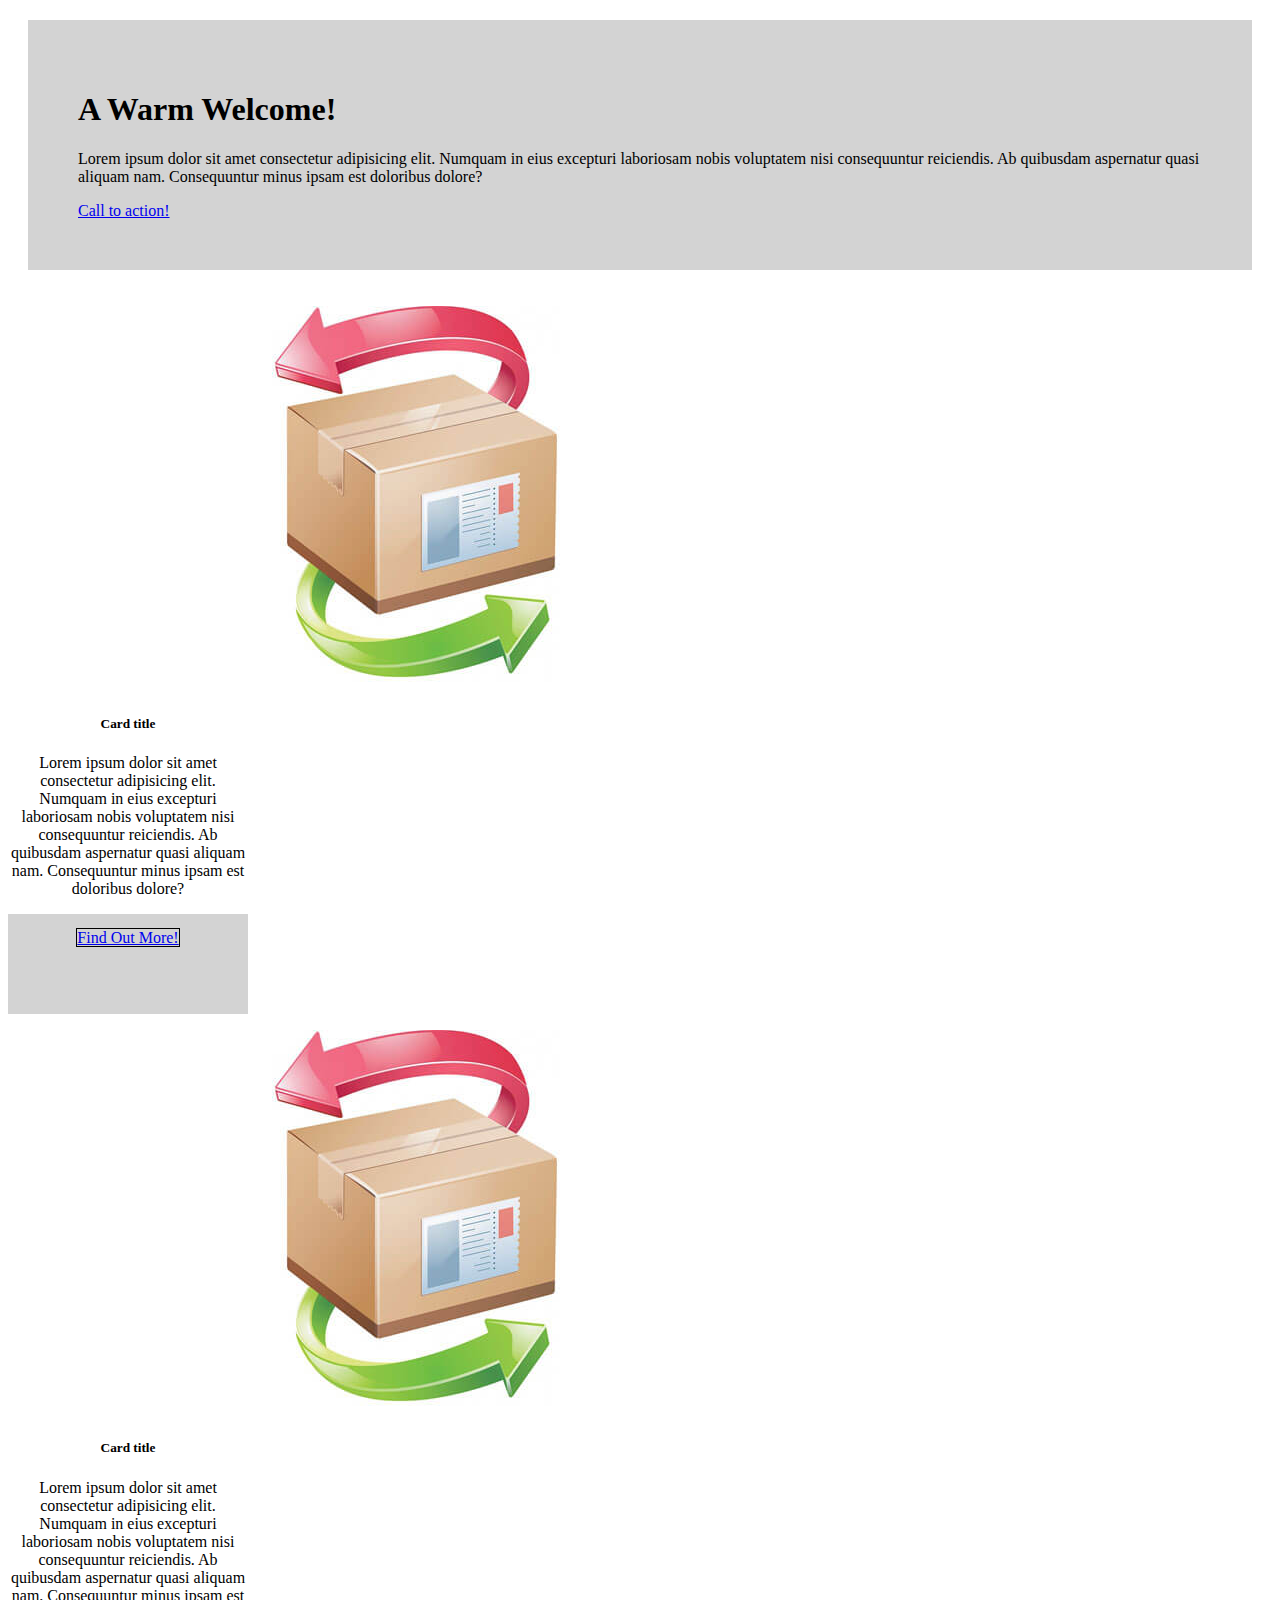
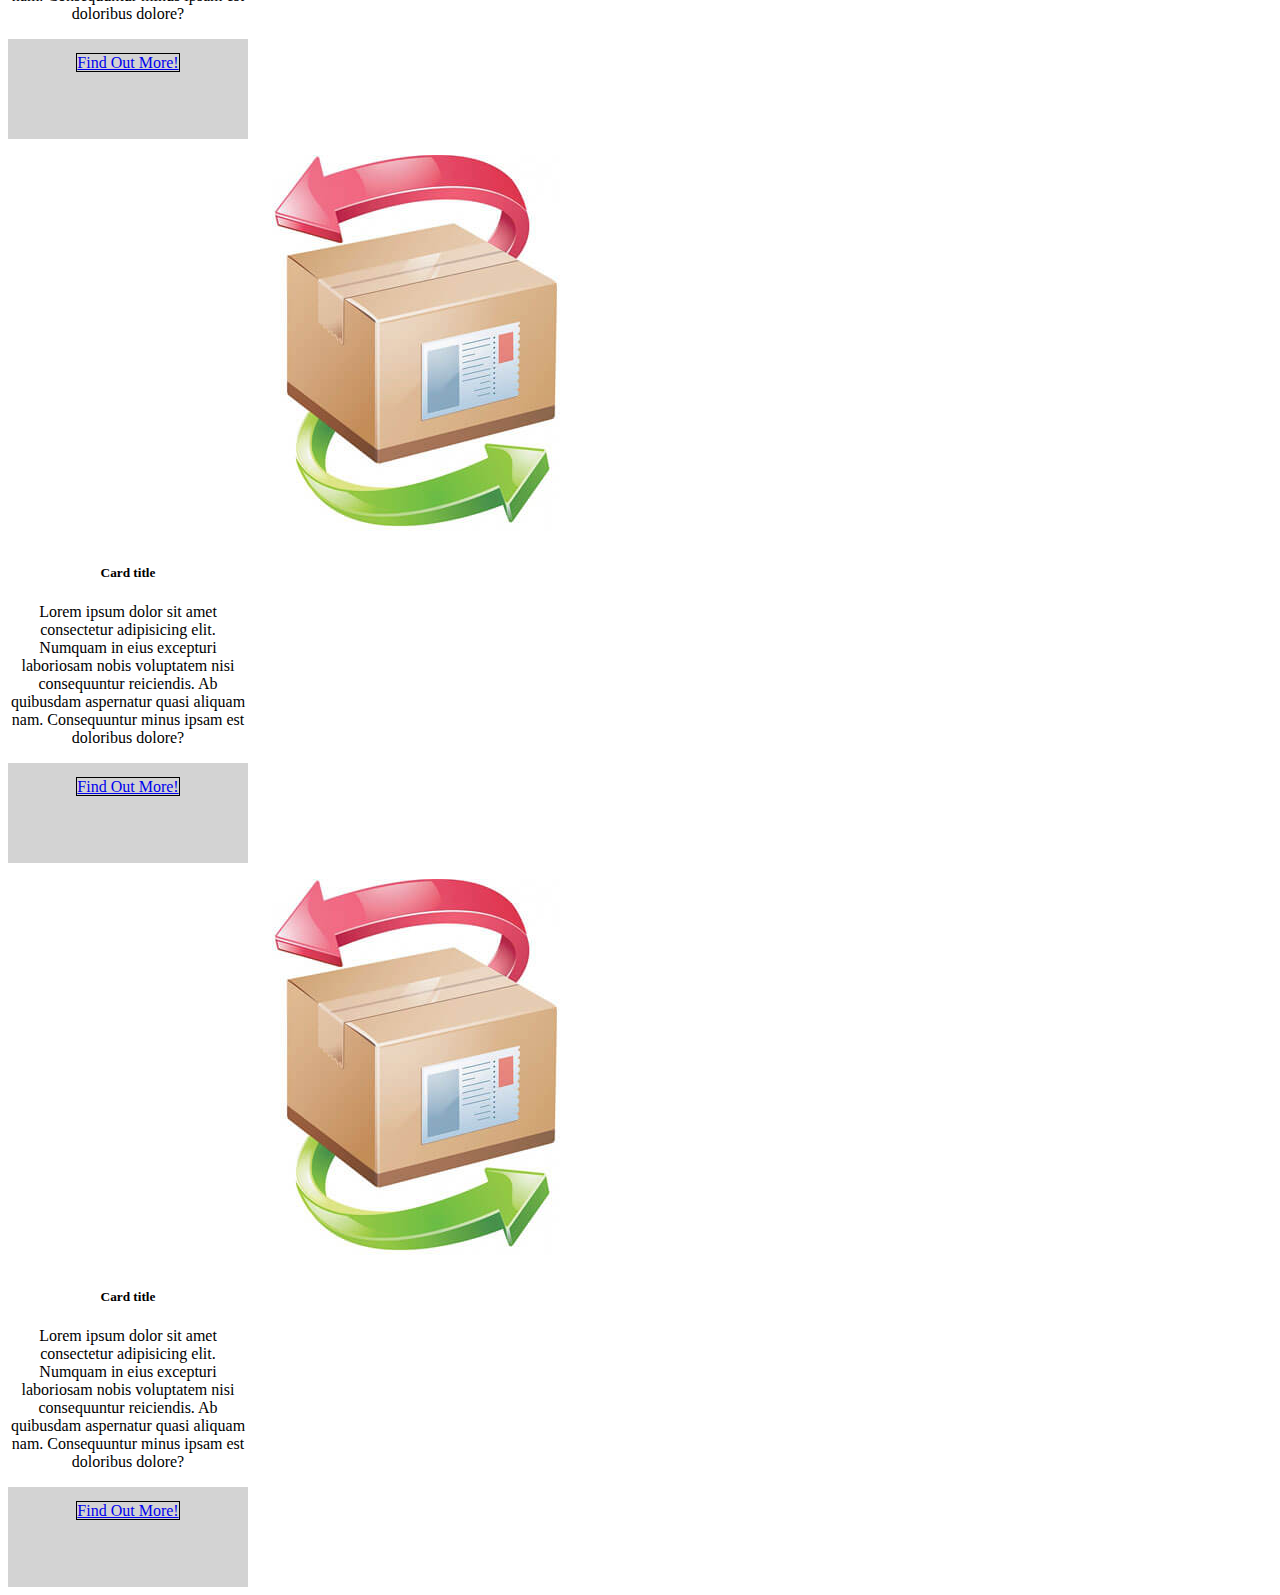
<file: Example/index.html>
<!DOCTYPE html>
<html lang="en">
<head>
    <meta charset="UTF-8">
    <meta http-equiv="X-UA-Compatible" content="IE=edge">
    <meta name="viewport" content="width=device-width, initial-scale=1, shrink-to-fit=no">
    <title>Document</title>
    <link rel="stylesheet" href="style.css">
    <link rel="stylesheet" href="https://cdn.jsdelivr.net/npm/bootstrap@4.5.3/dist/css/bootstrap.min.css" integrity="sha384-TX8t27EcRE3e/ihU7zmQxVncDAy5uIKz4rEkgIXeMed4M0jlfIDPvg6uqKI2xXr2" crossorigin="anonymous">
    <link rel="stylesheet" href="https://use.fontawesome.com/releases/v5.8.2/css/all.css">
    
</head>
<body>
    <div class="container">
        <div class="row header">
            <div class="col">
                <h1 class="heading">A warm welcome!</h1>
                <p>Lorem ipsum dolor sit amet consectetur adipisicing elit. Numquam in eius excepturi laboriosam nobis voluptatem nisi consequuntur reiciendis. Ab quibusdam aspernatur quasi aliquam nam. Consequuntur minus ipsam est doloribus dolore?</p>
                <a href="#" class="btn btn-primary">Call to action!</a>
            </div>
        </div>
        <div class="container">
            <div class="row">
                <div class="col-sm-3">
                    <div class="card" style="width: 15rem;"> 
                        <img class="card-img-top" src="img/card.jpg" alt="Card image cap"> 
                        <div class="card-body" style="padding: 0px;"> 
                            <h5 class="card-title">Card title</h5> 
                            <p class="card-text">Lorem ipsum dolor sit amet consectetur adipisicing elit. Numquam in eius excepturi laboriosam nobis voluptatem nisi consequuntur reiciendis. Ab quibusdam aspernatur quasi aliquam nam. Consequuntur minus ipsam est doloribus dolore?</p> 
                            <div class="btn-primary_grey" style="height: 70px; ">
                                <a href="#" class="btn btn-primary" style="border: 1px black solid;">Find out more!</a>
                            </div>
                        </div>
                    </div>
                </div>
                <div class="col-sm-3">
                    <div class="card" style="width: 15rem;"> 
                        <img class="card-img-top" src="img/card.jpg" alt="Card image"> 
                        <div class="card-body" style="padding: 0px;"> 
                            <h5 class="card-title">Card title</h5> 
                            <p class="card-text">Lorem ipsum dolor sit amet consectetur adipisicing elit. Numquam in eius excepturi laboriosam nobis voluptatem nisi consequuntur reiciendis. Ab quibusdam aspernatur quasi aliquam nam. Consequuntur minus ipsam est doloribus dolore?</p> 
                            <div class="btn-primary_grey" style="height: 70px; ">
                                <a href="#" class="btn btn-primary" style="border: 1px black solid;">Find out more!</a>
                            </div>
                        </div>
                    </div>
                </div>
                <div class="col-sm-3">
                    <div class="card" style="width: 15rem;"> 
                        <img class="card-img-top" src="img/card.jpg" alt="Card image"> 
                        <div class="card-body" style="padding: 0px;"> 
                            <h5 class="card-title">Card title</h5> 
                            <p class="card-text">Lorem ipsum dolor sit amet consectetur adipisicing elit. Numquam in eius excepturi laboriosam nobis voluptatem nisi consequuntur reiciendis. Ab quibusdam aspernatur quasi aliquam nam. Consequuntur minus ipsam est doloribus dolore?</p> 
                            <div class="btn-primary_grey" style="height: 70px; ">
                                <a href="#" class="btn btn-primary" style="border: 1px black solid;">Find out more!</a>
                            </div>
                        </div>
                    </div>
                </div>
                <div class="col-sm-3">
                    <div class="card" style="width: 15rem;"> 
                        <img class="card-img-top" src="img/card.jpg" alt="Card image"> 
                        <div class="card-body" style="padding: 0px;"> 
                            <h5 class="card-title">Card title</h5> 
                            <p class="card-text">Lorem ipsum dolor sit amet consectetur adipisicing elit. Numquam in eius excepturi laboriosam nobis voluptatem nisi consequuntur reiciendis. Ab quibusdam aspernatur quasi aliquam nam. Consequuntur minus ipsam est doloribus dolore?</p> 
                            <div class="btn-primary_grey" style="height: 70px; ">
                                <a href="#" class="btn btn-primary" style="border: 1px black solid;">Find out more!</a>
                            </div>
                        </div>
                    </div>
                </div>
            </div>
        </div>
    </div>
    <script src="https://code.jquery.com/jquery-3.5.1.slim.min.js" integrity="sha384-DfXdz2htPH0lsSSs5nCTpuj/zy4C+OGpamoFVy38MVBnE+IbbVYUew+OrCXaRkfj" crossorigin="anonymous"></script>
    <script src="https://cdn.jsdelivr.net/npm/bootstrap@4.5.3/dist/js/bootstrap.bundle.min.js" integrity="sha384-ho+j7jyWK8fNQe+A12Hb8AhRq26LrZ/JpcUGGOn+Y7RsweNrtN/tE3MoK7ZeZDyx" crossorigin="anonymous"></script>
</body>
</html>
</file>
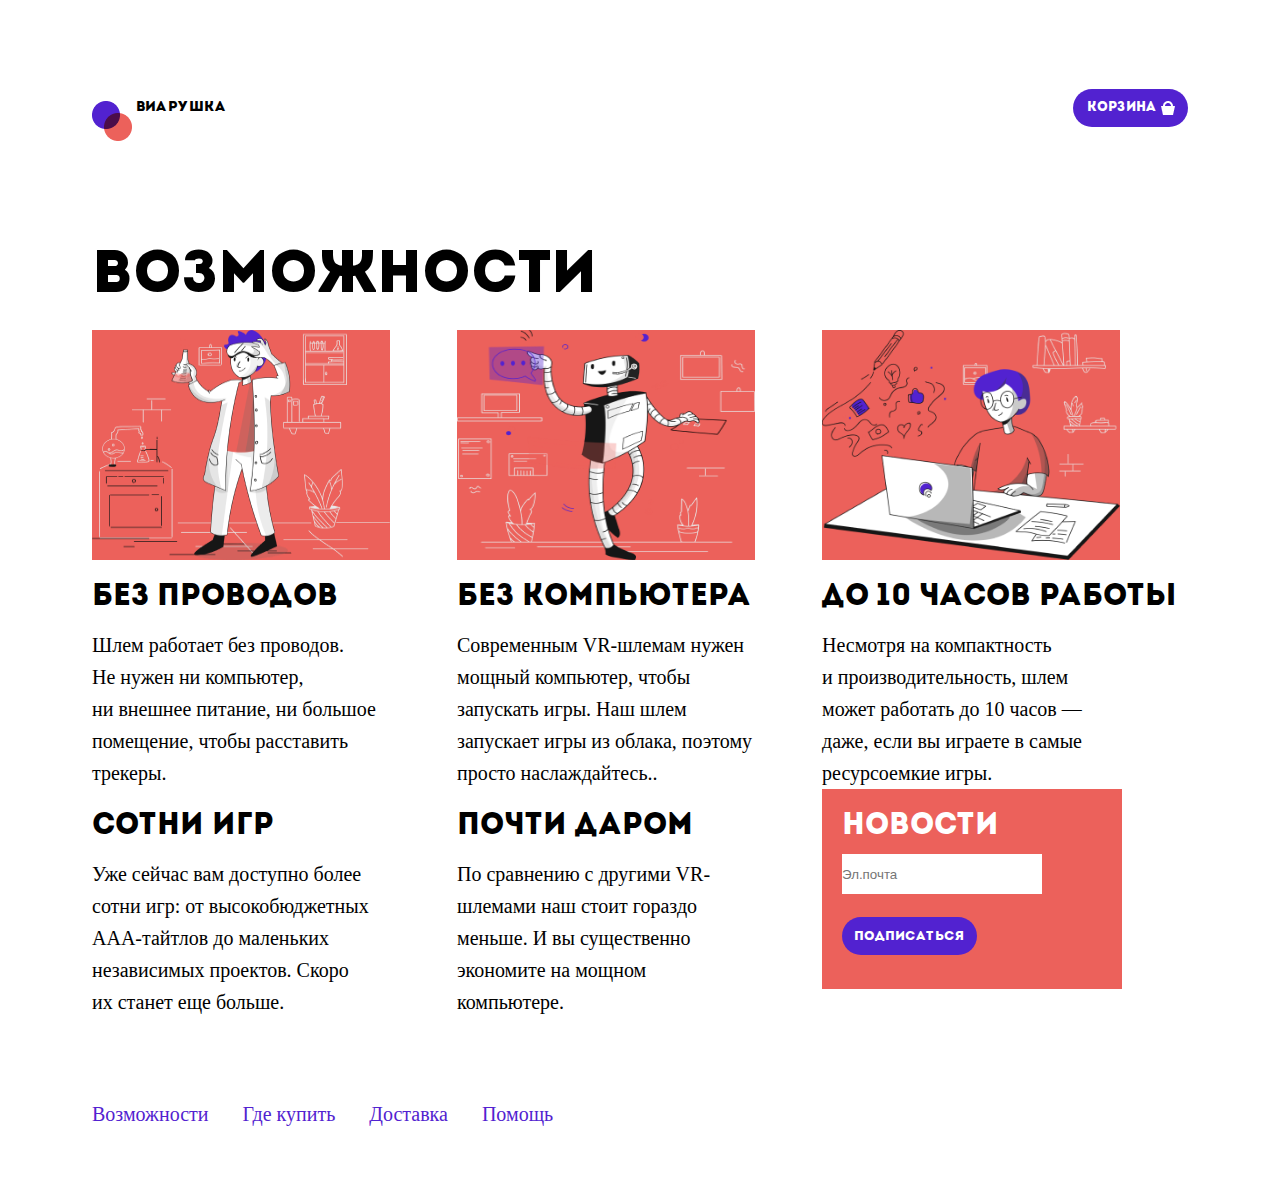
<file: Opportunities.html>
<!DOCTYPE html>
<html lang="en">
<head>
    <meta charset="UTF-8">
    <meta http-equiv="X-UA-Compatible" content="IE=edge">
    <meta name="viewport" content="width=device-width, initial-scale=1.0">
    <title>Возможности</title>
</head>
<body>
    <link rel="stylesheet" href="Opportuinities.css">
    <link rel="stylesheet" href="https://use.fontawesome.com/releases/v5.8.2/css/all.css">
    <link rel="preconnect" href="https://fonts.googleapis.com">
    <link rel="preconnect" href="https://fonts.gstatic.com" crossorigin="">
    <link href="https://fonts.googleapis.com/css2?family=Abel&amp;family=Dancing+Script&amp;family=Inter:wght@900&amp;family=Nunito+Sans:ital@1&amp;family=Roboto+Slab:wght@300&amp;display=swap" rel="stylesheet">
</body>
<div class="wrapper">
    <header class="header">
        <div class="header__container _container">
            <p class="header__logo">
                <img src="image/sign.png" alt="logo">
                Виарушка</p>
            <button class="header__button btn">
                Корзина
                <img src="image/ico.png" alt="icon"></button>
        </div>
    </header>
    <section class="section">
        <div class="section__container _container">
            <div class="section-block">
                <h1 class="section-block__heading">Возможности</h1>
            </div>
            <div class="section-cards">
                <div class="section-cards-block">
                    <div class="section-cards-block-item section-cards-block-item_border">
                        <img class="section-cards-item__image" src="image/praktikum1.png" alt="guy">
                        <h2 class="section-cards-item__heading">Без проводов</h2>
                        <p class="section-cards-item__text">Шлем работает без проводов. Не нужен ни компьютер, ни внешнее питание, ни большое помещение, чтобы расставить трекеры.</p>
                    </div>
                    <div class="section-cards-block-item">
                        <img class="section-cards-item__image" src="image/praktikum2.png" alt="guy">
                        <h2 class="section-cards-item__heading">Без компьютера</h2>
                        <p class="section-cards-item__text">Современным VR-шлемам нужен мощный компьютер, чтобы запускать игры. Наш шлем запускает игры из облака, поэтому просто наслаждайтесь..</p>
                    </div>
                    <div class="section-cards-block-item">
                        <img class="section-cards-item__image" src="image/praktikum3.png" alt="guy">
                        <h2 class="section-cards-item__heading">До 10 часов работы</h2>
                        <p class="section-cards-item__text">Несмотря на компактность и производительность, шлем может работать до 10 часов — даже, если вы играете в самые ресурсоемкие игры.</p>
                    </div>
                    <div class="section-cards-block-item">
                        <h2 class="section-cards-item__heading">Сотни игр</h2>
                        <p class="section-cards-item__text">Уже сейчас вам доступно более сотни игр: от высокобюджетных ААА-тайтлов до маленьких независимых проектов. Скоро их станет еще больше.</p>
                    </div>
                    <div class="section-cards-block-item">
                        <h2 class="section-cards-item__heading">Почти даром</h2>
                        <p class="section-cards-item__text">По сравнению с другими VR-шлемами наш стоит гораздо меньше. И вы существенно экономите на мощном компьютере.</p>
                    </div>
                    <div class="section-cards-blocks-item section-cards-blocks-item_orange">
                        <h2 class="section-cards-item__heading section-cards-item__heading_white">Новости</h2>
                        <form class="form">
                            <input type="email" class="email" placeholder="Эл.почта" name="email">
                        </form>
                        <button class="section-cards-blocks-item__button btn">Подписаться</button>
                    </div>
            </div>
            </div>
        </div>
    </section>
    <nav class="nav">
        <div class="nav__menu menu">
            <div class="menu__container _container">
                <ul class="menu-list">
                    <li class="menu-list__item">
                        <a class="menu-list__link" href="#">Возможности</a>
                    </li>
                    <li class="menu-list__item">
                        <a class="menu-list__link" href="#">Где купить</a>
                    </li>
                    <li class="menu-list__item">
                        <a class="menu-list__link" href="#">Доставка</a>
                    </li>
                    <li class="menu-list__item">
                        <a class="menu-list__link" href="#">Помощь</a>
                    </li>
                </ul>
            </div>
        </div>
</html>
</file>
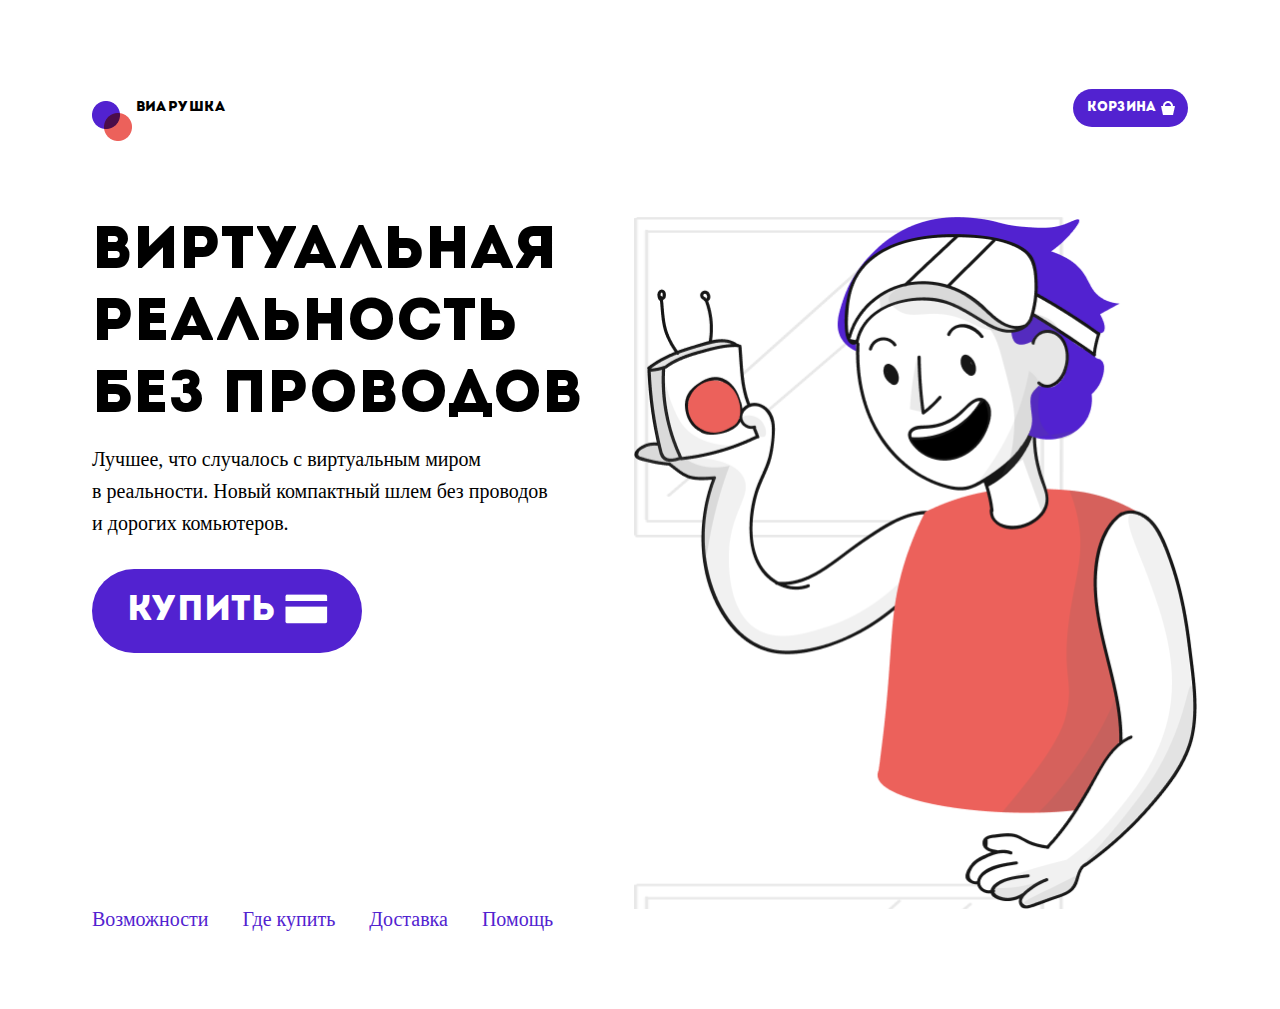
<file: VRmain.html>
<!DOCTYPE html>
<html lang="en">
<head>
    <meta charset="UTF-8">
    <meta http-equiv="X-UA-Compatible" content="IE=edge">
    <meta name="viewport" content="width=device-width, initial-scale=1.0">
    <title>Виарушка</title>
    <link rel="stylesheet" href="VRmain.css">
    <link rel="stylesheet" href="https://use.fontawesome.com/releases/v5.8.2/css/all.css">
    <link rel="preconnect" href="https://fonts.googleapis.com">
    <link rel="preconnect" href="https://fonts.gstatic.com" crossorigin="">
    <link href="https://fonts.googleapis.com/css2?family=Abel&amp;family=Dancing+Script&amp;family=Inter:wght@900&amp;family=Nunito+Sans:ital@1&amp;family=Roboto+Slab:wght@300&amp;display=swap" rel="stylesheet">
</head>
<body>
    <div class="wrapper">
        <header class="header">
            <div class="header__container _container">
                <p class="header__logo">
                    <img src="image/sign.png" alt="logo">
                    Виарушка</p>
                <button class="header__button btn">
                    Корзина
                    <img src="image/ico.png" alt="icon"></button>
            </div>
        </header>
        <main class="page">
            <div class="page__main-block main-block">
                <div class="main-block__container _container">
                    <div class="main-block__body">
                        <div class="main-block-info">
                        <h1 class="main-block-info__heading">Виртуальная реальность без проводов</h1>
                        <p class="main-block-info__text">Лучшее, что случалось с виртуальным миром в реальности. Новый компактный шлем без проводов и дорогих комьютеров.<p>
                        <button class="main-block-info__button btn">Купить
                            <img src="image/ico2.png" alt="icon">
                        </button>
                        </div>
                        <img class="main-block__image" src="image/guy.png" alt="guy">
                    </div>
                </div>
            </div>
            </div>
        </main>
        <nav class="nav">
            <div class="nav__menu menu">
                <div class="menu__container _container">
                    <ul class="menu-list">
                        <li class="menu-list__item">
                            <a class="menu-list__link" href="Opportunities.html">Возможности</a>
                        </li>
                        <li class="menu-list__item">
                            <a class="menu-list__link" href="#">Где купить</a>
                        </li>
                        <li class="menu-list__item">
                            <a class="menu-list__link" href="#">Доставка</a>
                        </li>
                        <li class="menu-list__item">
                            <a class="menu-list__link" href="#">Помощь</a>
                        </li>
                    </ul>
                </div>
            </div>
        </nav>
    </div>
</body>
</html>
</file>
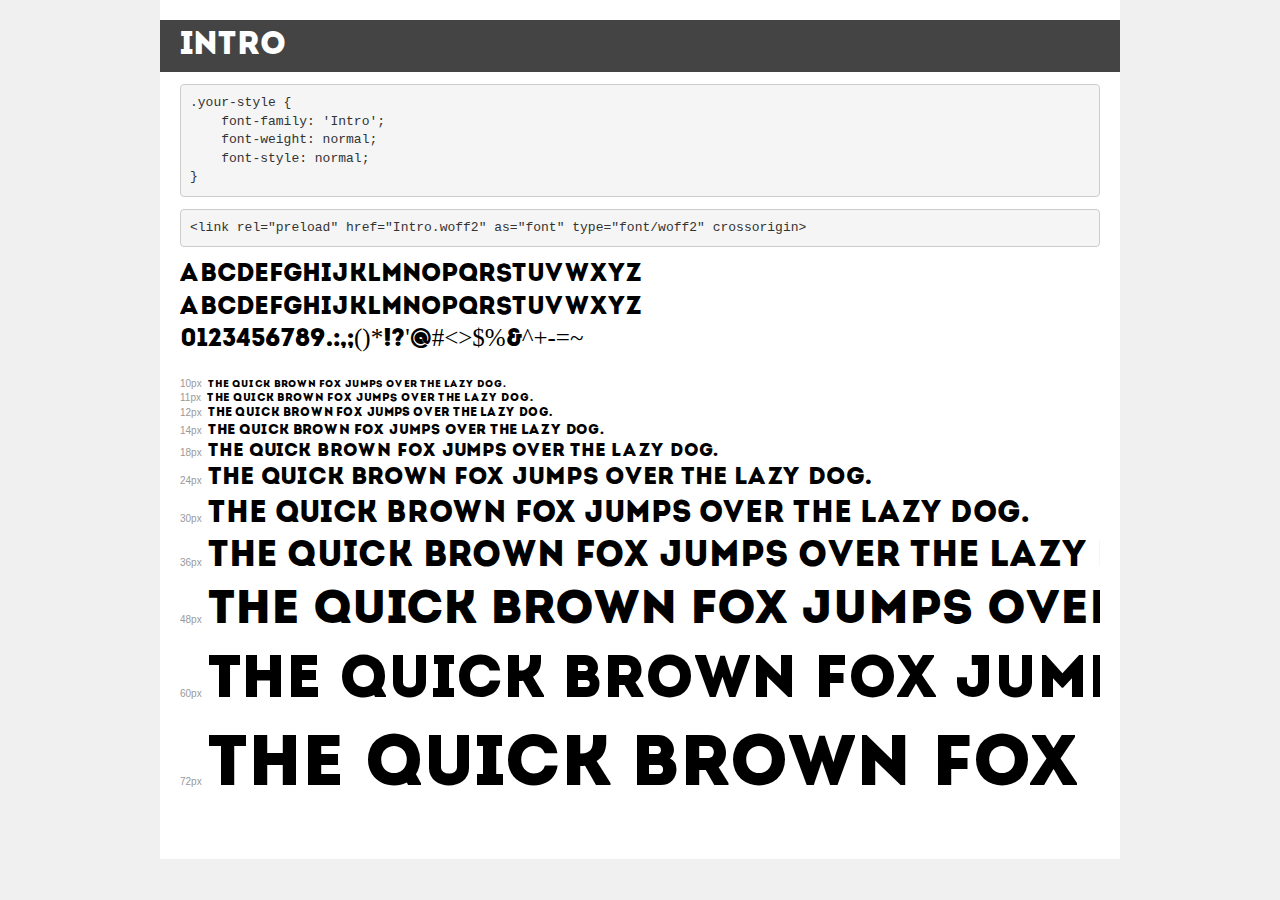
<file: Figma/demo.html>
<!DOCTYPE html>
<html lang="en">
<head>
    <meta charset="utf-8">
    <meta http-equiv="X-UA-Compatible" content="IE=edge">
    <meta name="viewport" content="width=device-width, initial-scale=1">
    <meta name="robots" content="noindex, noarchive">
    <meta name="format-detection" content="telephone=no">
    <title>Transfonter demo</title>
    <link href="stylesheet.css" rel="stylesheet">
    <style>
        /*
        http://meyerweb.com/eric/tools/css/reset/
        v2.0 | 20110126
        License: none (public domain)
        */
        html, body, div, span, applet, object, iframe,
        h1, h2, h3, h4, h5, h6, p, blockquote, pre,
        a, abbr, acronym, address, big, cite, code,
        del, dfn, em, img, ins, kbd, q, s, samp,
        small, strike, strong, sub, sup, tt, var,
        b, u, i, center,
        dl, dt, dd, ol, ul, li,
        fieldset, form, label, legend,
        table, caption, tbody, tfoot, thead, tr, th, td,
        article, aside, canvas, details, embed,
        figure, figcaption, footer, header, hgroup,
        menu, nav, output, ruby, section, summary,
        time, mark, audio, video {
            margin: 0;
            padding: 0;
            border: 0;
            font-size: 100%;
            font: inherit;
            vertical-align: baseline;
        }
        /* HTML5 display-role reset for older browsers */
        article, aside, details, figcaption, figure,
        footer, header, hgroup, menu, nav, section {
            display: block;
        }
        body {
            line-height: 1;
        }
        ol, ul {
            list-style: none;
        }
        blockquote, q {
            quotes: none;
        }
        blockquote:before, blockquote:after,
        q:before, q:after {
            content: '';
            content: none;
        }
        table {
            border-collapse: collapse;
            border-spacing: 0;
        }
        /* demo styles */
        body {
            background: #f0f0f0;
            color: #000;
        }
        .page {
            background: #fff;
            width: 920px;
            margin: 0 auto;
            padding: 20px 20px 0 20px;
            overflow: hidden;
        }
        .font-container {
            overflow-x: auto;
            overflow-y: hidden;
            margin-bottom: 40px;
            line-height: 1.3;
            white-space: nowrap;
            padding-bottom: 5px;
        }
        h1 {
            position: relative;
            background: #444;
            font-size: 32px;
            color: #fff;
            padding: 10px 20px;
            margin: 0 -20px 12px -20px;
        }
        .letters {
            font-size: 25px;
            margin-bottom: 20px;
        }
        .s10:before {
            content: '10px';
        }
        .s11:before {
            content: '11px';
        }
        .s12:before {
            content: '12px';
        }
        .s14:before {
            content: '14px';
        }
        .s18:before {
            content: '18px';
        }
        .s24:before {
            content: '24px';
        }
        .s30:before {
            content: '30px';
        }
        .s36:before {
            content: '36px';
        }
        .s48:before {
            content: '48px';
        }
        .s60:before {
            content: '60px';
        }
        .s72:before {
            content: '72px';
        }
        .s10:before, .s11:before, .s12:before, .s14:before,
        .s18:before, .s24:before, .s30:before, .s36:before,
        .s48:before, .s60:before, .s72:before {
            font-family: Arial, sans-serif;
            font-size: 10px;
            font-weight: normal;
            font-style: normal;
            color: #999;
            padding-right: 6px;
        }
        pre {
            display: block;
            padding: 9px;
            margin: 0 0 12px;
            font-family: Monaco, Menlo, Consolas, "Courier New", monospace;
            font-size: 13px;
            line-height: 1.428571429;
            color: #333;
            font-weight: normal;
            font-style: normal;
            background-color: #f5f5f5;
            border: 1px solid #ccc;
            overflow-x: auto;
            border-radius: 4px;
        }
        /* responsive */
        @media (max-width: 959px) {
            .page {
                width: auto;
                margin: 0;
            }
        }
    </style>
</head>
<body>
<div class="page">
    <div class="demo">
        <h1 style="font-family: 'Intro'; font-weight: normal; font-style: normal;">Intro</h1>
        <pre title="Usage">.your-style {
    font-family: 'Intro';
    font-weight: normal;
    font-style: normal;
}</pre>
        <pre title="Preload (optional)">
&lt;link rel=&quot;preload&quot; href=&quot;Intro.woff2&quot; as=&quot;font&quot; type=&quot;font/woff2&quot; crossorigin&gt;</pre>
        <div class="font-container" style="font-family: 'Intro'; font-weight: normal; font-style: normal;">
            <p class="letters">
                abcdefghijklmnopqrstuvwxyz<br>
ABCDEFGHIJKLMNOPQRSTUVWXYZ<br>
                0123456789.:,;()*!?'@#&lt;&gt;$%&^+-=~
            </p>
            <p class="s10" style="font-size: 10px;">The quick brown fox jumps over the lazy dog.</p>
            <p class="s11" style="font-size: 11px;">The quick brown fox jumps over the lazy dog.</p>
            <p class="s12" style="font-size: 12px;">The quick brown fox jumps over the lazy dog.</p>
            <p class="s14" style="font-size: 14px;">The quick brown fox jumps over the lazy dog.</p>
            <p class="s18" style="font-size: 18px;">The quick brown fox jumps over the lazy dog.</p>
            <p class="s24" style="font-size: 24px;">The quick brown fox jumps over the lazy dog.</p>
            <p class="s30" style="font-size: 30px;">The quick brown fox jumps over the lazy dog.</p>
            <p class="s36" style="font-size: 36px;">The quick brown fox jumps over the lazy dog.</p>
            <p class="s48" style="font-size: 48px;">The quick brown fox jumps over the lazy dog.</p>
            <p class="s60" style="font-size: 60px;">The quick brown fox jumps over the lazy dog.</p>
            <p class="s72" style="font-size: 72px;">The quick brown fox jumps over the lazy dog.</p>
        </div>
    </div>

</div>
</body>
</html>
</file>
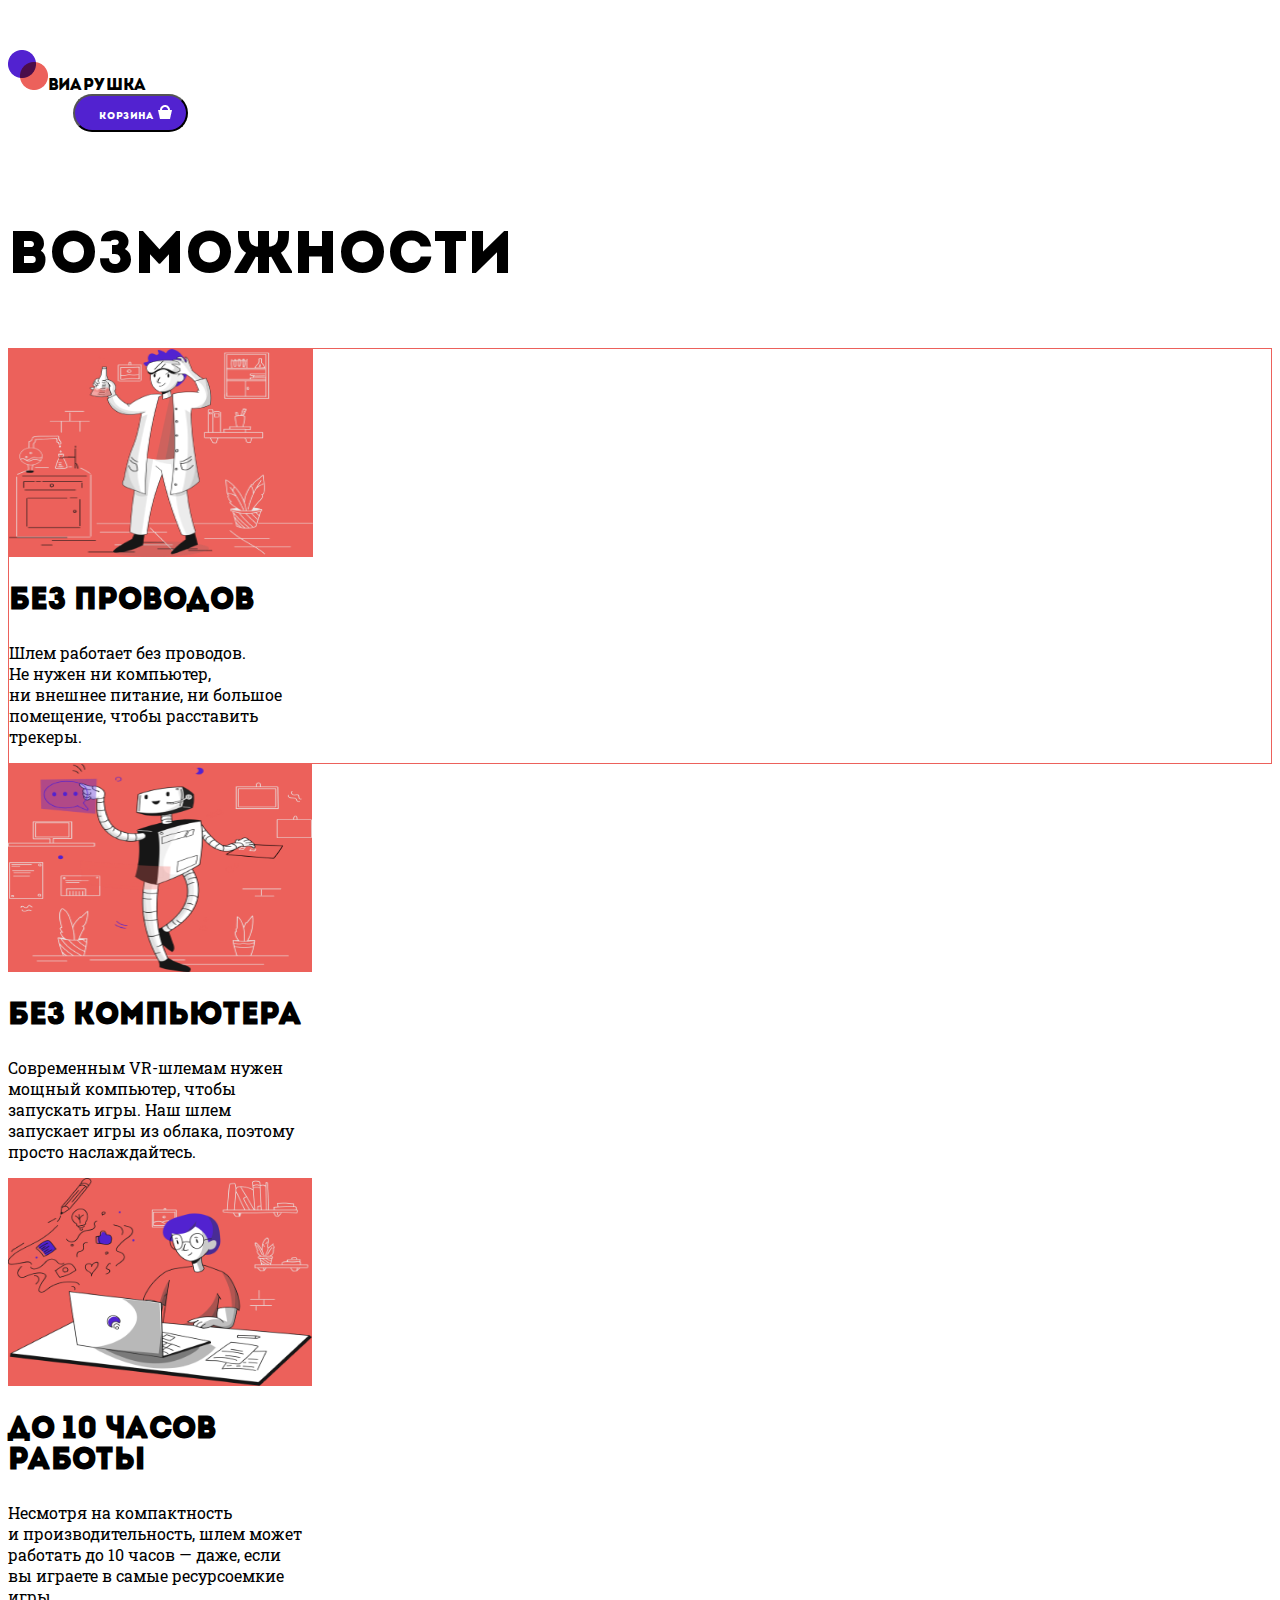
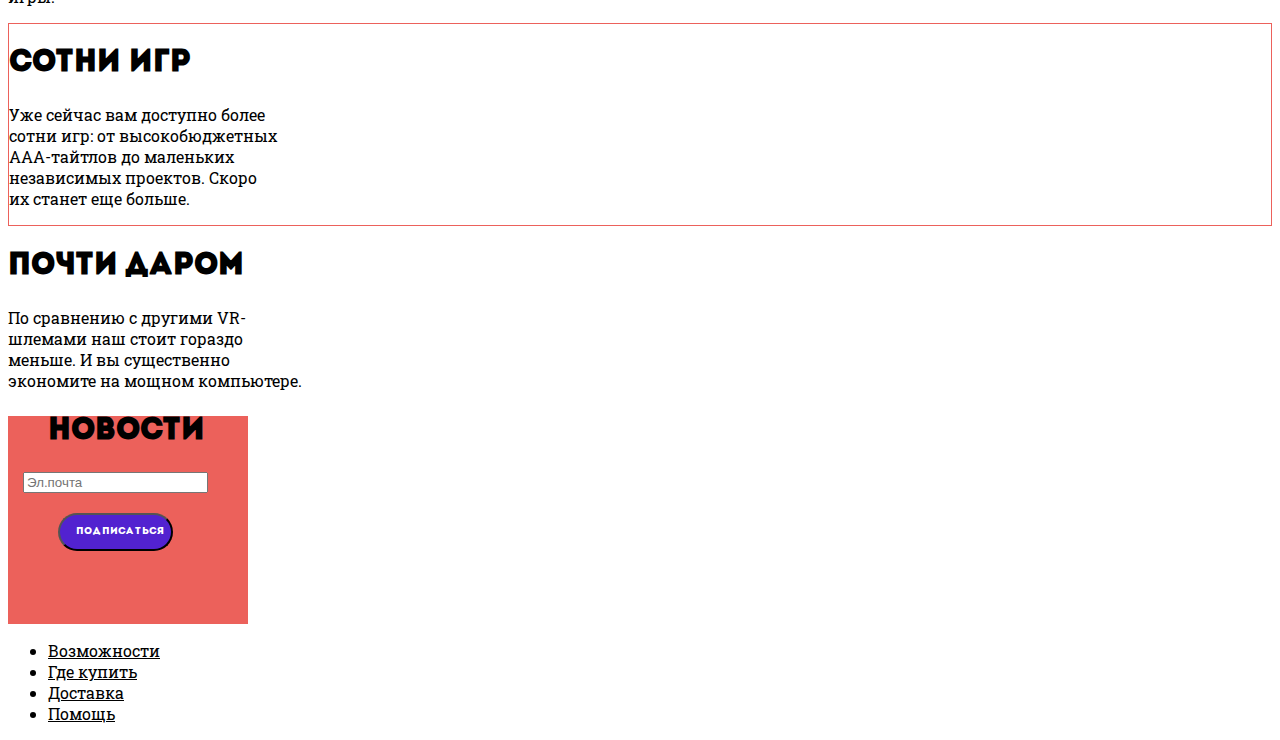
<file: Figma/opportunities.html>
<!DOCTYPE html>
<html lang="en">
<head>
    <meta charset="UTF-8">
    <meta http-equiv="X-UA-Compatible" content="IE=edge">
    <meta name="viewport" content="width=device-width, initial-scale=1, shrink-to-fit=no">
    <title>Oppurtunities</title>
    <link rel="stylesheet" href="https://cdn.jsdelivr.net/npm/bootstrap@4.5.3/dist/css/bootstrap.min.css" integrity="sha384-TX8t27EcRE3e/ihU7zmQxVncDAy5uIKz4rEkgIXeMed4M0jlfIDPvg6uqKI2xXr2" crossorigin="anonymous">
    <link rel="stylesheet" href="https://use.fontawesome.com/releases/v5.8.2/css/all.css">
    <link rel="preconnect" href="https://fonts.googleapis.com">
    <link rel="preconnect" href="https://fonts.gstatic.com" crossorigin>
    <link href="https://fonts.googleapis.com/css2?family=Abel&family=Dancing+Script&family=Inter:wght@900&family=Nunito+Sans:ital@1&family=Roboto+Slab:wght@300&display=swap" rel="stylesheet">
    <link rel="stylesheet" href="opportunities.css">
</head>
<body>
    <div class="container logo-container">
        <div class="row">
            <div class="col-lg-10 col-md-8 col-sm-6 col-5">
                <span class="logo"> <img src="image/sign.png" alt="logo">Виарушка
                </span>
            </div>
            <div class="col-lg-2 col-md-4 col-sm-6 col-4">
                <button class="btn btn-card">Корзина
                    <img src="image/ico.png" alt="card">
                </button>
            </div>
        </div>
    </div>
    <div class="container">
        <div class="row">
            <div class="col-lg-12 col-md-6 col-sm-3 col-2 main">
                <h1 class="main-heading">Возможности</h1>
            </div>
        </div>
    </div>
    <div class="container">
        <div class="row ">
            <div class="col-lg-4 col-md-6 col-sm-12 card-border ">
                <div class="card" style="width: 15rem;"> 
                    <img class="card-img-top card-img-top_background" src="image/praktikum1.png" alt="Card image cap"> 
                    <div class="card-body"> 
                        <h2 class="card-title">Без проводов</h2> 
                        <p class="card-text">Шлем работает без проводов. Не нужен ни компьютер, ни внешнее питание, ни большое помещение, чтобы расставить трекеры.</p> 
                    </div>
                </div>
            </div>
            <div class="col-lg-4 col-md-6 col-sm-12">
                <div class="card" style="width: 15rem;"> 
                    <img class="card-img-top card-img-top_background" src="image/praktikum2.png" alt="Card image cap"> 
                    <div class="card-body"> 
                        <h2 class="card-title">Без компьютера</h2> 
                        <p class="card-text">Современным VR-шлемам нужен мощный компьютер, чтобы запускать игры. Наш шлем запускает игры из облака, поэтому просто наслаждайтесь.</p> 
                    </div>
                </div>
            </div>
            <div class="col-lg-4 col-md-6 col-sm-12">
                <div class="card" style="width: 15rem;"> 
                    <img class="card-img-top card-img-top_background" src="image/praktikum3.png" alt="Card image cap"> 
                    <div class="card-body"> 
                        <h2 class="card-title">До 10 часов работы</h2> 
                        <p class="card-text">Несмотря на компактность и производительность, шлем может работать до 10 часов — даже, если вы играете в самые ресурсоемкие игры.</p> 
                    </div>
                </div>
            </div>
            <div class="col-lg-4 col-md-6 col-sm-12 card-border_left">
                <div class="card " style="width: 15rem;"> 
                    <div class="card-body"> 
                        <h2 class="card-title">Сотни игр</h2> 
                        <p class="card-text">Уже сейчас вам доступно более сотни игр: от высокобюджетных ААА-тайтлов до маленьких независимых проектов. Скоро их станет еще больше.</p> 
                    </div>
                </div>
            </div>
            <div class="col-lg-4 col-md-6 col-sm-12">
                <div class="card" style="width: 15rem;"> 
                    <div class="card-body"> 
                        <h2 class="card-title">Почти даром</h2> 
                        <p class="card-text">По сравнению с другими VR-шлемами наш стоит гораздо меньше. И вы существенно экономите на мощном компьютере.</p>
                    </div>
                </div>
            </div>
            <div class="col-lg-4 col-md-6 col-sm-12">
                <div class="card card-img-top_background" style="width: 15rem;">
                    <div class="card-body"> 
                        <h2 class="card-title card-title_knews">Новости</h2> 
                        <form class="form">
                            <input class="email" type="email" name="email" placeholder="Эл.почта">
                        </form> 
                        <button class="btn btn-card">Подписаться</button>
                    </div>
                </div>
            </div>
        </div>
    </div>
    <div class="container container-nav">
        <nav class="navbar navbar-expand-sm">
            <ul class="navbar-nav">
                <li class="nav-item">
                    <a class="nav-link" href="#">Возможности</a>
                </li>
                <li class="nav-item">
                    <a class="nav-link" href="#">Где купить</a>
                </li>
                <li class="nav-item">
                    <a class="nav-link" href="#">Доставка</a>
                </li>
                <li class="nav-item">
                    <a class="nav-link" href="#">Помощь</a>
                </li>
            </ul>  
        </nav>
    </div>
    <script src="https://code.jquery.com/jquery-3.5.1.slim.min.js" integrity="sha384-DfXdz2htPH0lsSSs5nCTpuj/zy4C+OGpamoFVy38MVBnE+IbbVYUew+OrCXaRkfj" crossorigin="anonymous"></script>
    <script src="https://cdn.jsdelivr.net/npm/bootstrap@4.5.3/dist/js/bootstrap.bundle.min.js" integrity="sha384-ho+j7jyWK8fNQe+A12Hb8AhRq26LrZ/JpcUGGOn+Y7RsweNrtN/tE3MoK7ZeZDyx" crossorigin="anonymous"></script>
</body>
</html>
</file>
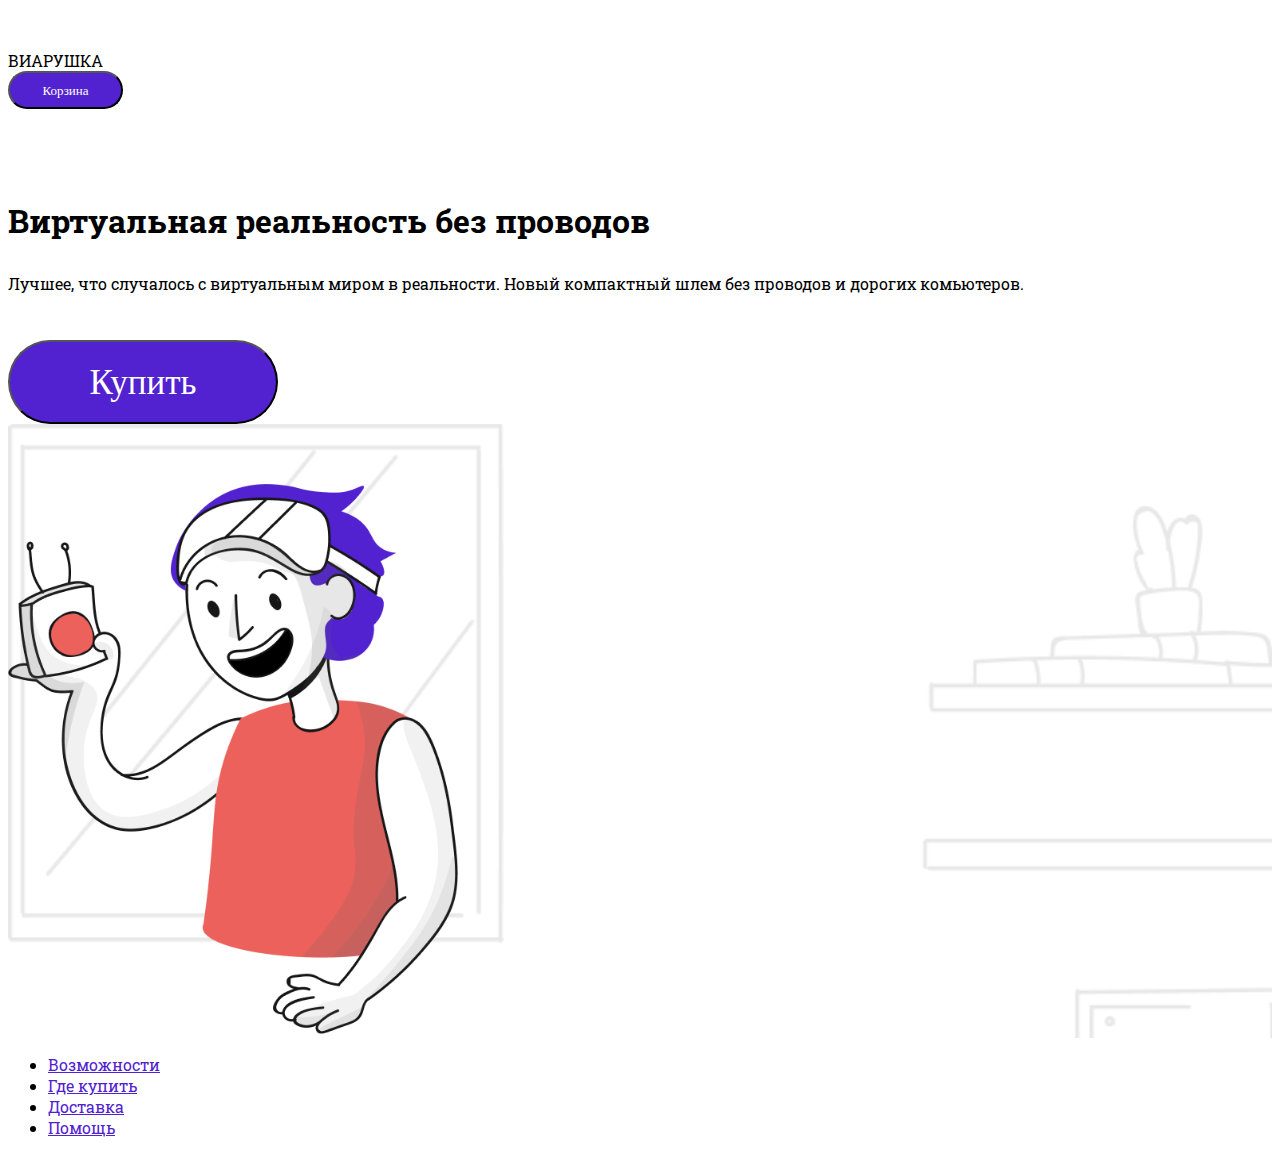
<file: Figma/VRmain.html>
<!DOCTYPE html>
<html lang="en">
<head>
    <meta charset="UTF-8">
    <meta http-equiv="X-UA-Compatible" content="IE=edge">
    <meta name="viewport" content="width=device-width, initial-scale=1, shrink-to-fit=no">
    <title>Виарушка</title>
    <link rel="stylesheet" href="https://cdn.jsdelivr.net/npm/bootstrap@4.5.3/dist/css/bootstrap.min.css" integrity="sha384-TX8t27EcRE3e/ihU7zmQxVncDAy5uIKz4rEkgIXeMed4M0jlfIDPvg6uqKI2xXr2" crossorigin="anonymous">
    <link rel="stylesheet" href="https://use.fontawesome.com/releases/v5.8.2/css/all.css">
    <link rel="preconnect" href="https://fonts.googleapis.com">
    <link rel="preconnect" href="https://fonts.gstatic.com" crossorigin>
    <link href="https://fonts.googleapis.com/css2?family=Abel&family=Dancing+Script&family=Inter:wght@900&family=Nunito+Sans:ital@1&family=Roboto+Slab:wght@300&display=swap" rel="stylesheet">
    <style>
        body{
            font-family: 'Roboto Slab', serif;
            color: #000000;
        }
        .btn{
            background-color: #5222D0;
            color: white;
            font-family: Intro;
            border-radius: 100px;
        }
        .btn-card{
            font-size: 13px;
            font-weight: 400;
            width: 115px;
            height: 38px;
            line-height: 13px;
        }
        .btn-buy{
            font-size: 35px;
            width: 270px;
            height: 84px;
            line-height: 35px;
        }
        .logo{
            display: block;
            text-transform: uppercase;
        }
        .logo-container{
            margin-top: 50px;
        }
        .main{
            margin-top: 90px;
        }
        .main-heading{
            padding-bottom: 10px;
        }
        .main-text{
            padding-bottom: 30px;
        }
        .main-img{
            width: 450px;
            height: 550px;
            margin-top: 60px;
        }
        .main-background{
            background-image: url(image/background.png);
            background-size: 100%;
        }
        .nav-link{
            font-family: inherit;
            color: #5222D0;
        }
        .nav-item{
            padding-right: 34px;
        }
    </style>
</head>
<body>
    <div class="container logo-container">
        <div class="row">
            <div class="col-10">
                <span class="logo">Виарушка</span>
            </div>
            <div class="col">
                <button class="btn btn-card">Корзина</button>
            </div>
        </div>
    </div>
    <div class="container">
        <div class="row">
            <div class="col-4 main">
                <h1 class="main-heading">Виртуальная реальность без проводов</h1>
                <p class="main-text">Лучшее, что случалось с виртуальным миром в реальности. Новый компактный шлем без проводов и дорогих комьютеров.</p>
                <button class="btn btn-buy">Купить</button>
            </div>
            <div class="col-8 main-background">
                <img class="main-img" src="image/guy.png" alt="guy">
            </div>
        </div>
    </div>
    <div class="container container-nav">
        <nav class="navbar navbar-expand-sm">
            <ul class="navbar-nav">
                <li class="nav-item">
                    <a class="nav-link" href="#">Возможности</a>
                </li>
                <li class="nav-item">
                    <a class="nav-link" href="#">Где купить</a>
                </li>
                <li class="nav-item">
                    <a class="nav-link" href="#">Доставка</a>
                </li>
                <li class="nav-item">
                    <a class="nav-link" href="#">Помощь</a>
                </li>
            </ul>  
        </nav>
    </div>
    <script src="https://code.jquery.com/jquery-3.5.1.slim.min.js" integrity="sha384-DfXdz2htPH0lsSSs5nCTpuj/zy4C+OGpamoFVy38MVBnE+IbbVYUew+OrCXaRkfj" crossorigin="anonymous"></script>
    <script src="https://cdn.jsdelivr.net/npm/bootstrap@4.5.3/dist/js/bootstrap.bundle.min.js" integrity="sha384-ho+j7jyWK8fNQe+A12Hb8AhRq26LrZ/JpcUGGOn+Y7RsweNrtN/tE3MoK7ZeZDyx" crossorigin="anonymous"></script>
</body>
</html>
</file>
<file: Example/style.css>
.heading,
.btn-primary_grey{
    text-transform: capitalize;
}
.header{
    padding: 50px;
    margin: 20px;
    background-color: rgb(211, 211, 211);
}
.btn-primary_grey{
    padding: 15px;
    background-color: lightgray;
    text-align: center;
}
.card-title,
.card-text{
    text-align: center;
}
</file>
<file: Opportuinities.css>
*,
::before,
::after{
    padding: 0;
    margin: 0;
    border: 0;
    box-sizing: border-box;
}
a {
    text-decoration: none;
}
ul,
li,
ol{
    list-style-type: none;
}
img{
    vertical-align: top; 
}
h1,
h2,
h3,
h4,
h5,
h6 {
    font-weight: inherit;
    font-size: inherit;
    font-family: Intro;
}
@font-face {
    font-family: 'Intro';
    src: url('Intro.woff2') format('woff2'),
        url('Intro.woff') format('woff');
    font-weight: normal;
    font-style: normal;
    font-display: swap;
}
body{
    height: 100vh;
    line-height: 1;
    font-size: 14px;
    font-weight: 500;
    color: #000;
    font-family: Roboto; 
}
.wrapper{
    min-height: 100vh;
    overflow: hidden; 
    display: flex;
    flex-direction: column;
}
._container{
    max-width: 1096px; 
    margin: 0px auto;
    padding: 0px 15px;
    box-sizing: content-box; 
}
.header__container{
    display: flex;
    justify-content: space-between;
    align-items: baseline;
    margin-top: 89px;
}
.header__logo{
    font-family: Intro;
}
.btn{
    background-color: #5222D0; 
    color: #FFFFFF;
    border-radius: 100px;
    font-family: Intro;
}
.header__button{
    width: 115px;
    height: 38px;
}
.section-block{
    padding-top: 100px;
}
.section-block__heading{
    width: 542px;
    font-weight: 400;
    font-size: 60px;
    line-height: 72px;
}
.section-cards-block{
    display: flex;
    flex-direction: row;
    flex-wrap: wrap;
    margin-top: 17px;
}

.section-cards-item__image{
    background-image: url(image/Rectangle\ 10.png); 
    width: 298px;
    height: 230px;
}
.section-cards-item__heading{
    width: 365px;
    height: 36px;
    font-size: 30px;
    font-weight: 400;
    margin-top: 23px;
}
.section-cards-item__text{
    margin-top: 10px;
    width: 298px;
    height: 160px;
    font-size: 20px;
    font-weight: 300;
    line-height: 32px;
}
.section-cards-blocks-item{
    padding-left: 20px;
}
.section-cards-blocks-item_orange{
    background-image: url(image/Rectangle\ 10.png);
    width: 300px;
    height: 200px;
}
.email{
    width: 200px;
    height: 40px;
}
.form{
    margin-top: 6px;
}
.section-cards-blocks-item__button{
    width: 135px;
    height: 38px;
    font-size: 13px;
    margin-top: 23px;
}
.section-cards-item__heading_white{
    color: white;
}
.menu-list{
    display: flex;
    padding-bottom: 80px;
    padding-top: 86px;
}
.menu-list__item{
    padding-right: 34px;
}
.menu-list__link{
    color: #5222D0;
    font-size: 20px;
    font-weight: 300, Light;
    font-family: Roboto;
}
</file>
<file: VRmain.css>
*,
::before,
::after{
    padding: 0;
    margin: 0;
    border: 0;
    box-sizing: border-box;
}
a {
    text-decoration: none;
}
ul,
li,
ol{
    list-style-type: none;
}
img{
    vertical-align: top; 
}
h1,
h2,
h3,
h4,
h5,
h6 {
    font-weight: inherit;
    font-size: inherit;
    font-family: Intro;
}
@font-face {
    font-family: 'Intro';
    src: url('Intro.woff2') format('woff2'),
        url('Intro.woff') format('woff');
    font-weight: normal;
    font-style: normal;
    font-display: swap;
}
body{
    height: 100vh;
    line-height: 1;
    font-size: 14px;
    font-weight: 500;
    color: #000;
    font-family: Roboto; 
}
.wrapper{
    min-height: 100vh;
    overflow: hidden; 
    display: flex;
    flex-direction: column;
}
._container{
    max-width: 1096px; 
    margin: 0px auto;
    padding: 0px 15px;
    box-sizing: content-box; 
}
.header__container{
    display: flex;
    justify-content: space-between;
    align-items: baseline;
    margin-top: 89px;
}
.header__logo{
    font-family: Intro;
}
.btn{
    background-color: #5222D0; 
    color: #FFFFFF;
    border-radius: 100px;
    font-family: Intro;
}
.header__button{
    width: 115px;
    height: 38px;
}
@media  screen and (min-width:768px) and (max-width:1053px) {
    .header__button{
        width: 110px;
        height: 38px;
    }
}
.main-block__body{
    display: flex;
    margin-top: 76px;
}
.main-block-info__heading{
    width: 542px;
    height: 216px;
    font-weight: 400;
    font-size: 60px;
    line-height: 72px;
}
.main-block-info__text{
    width: 487px;
    height: 96px;
    font-weight: 300;
    font-size: 20px;
    margin-top: 10px;
    line-height: 32px;
    font-family: Roboto;
}
.main-block-info__button{
    width: 270px;
    height: 84px;
    font-size: 35px;
    margin-top: 30px;
}
.main-block__image{
    background-image: url(image/background.png);
    background-size: 1096.34px 666.65px;
    width: 563.06px;
    height: 692.27px;
}
@media screen and (max-width: 767px){
    .main-block-info__heading{
        font-size: 40px;
    }
    .main-block-info__text{
        font-size: 25px;
        width: 400px;
    }
    .main-block-info__button{
        width: 150px;
        height: 84px;
        font-size: 20px;
        margin-top: 80px;
        
    }
    .main-block__image{
        display: none;
    }
    .main-block-info__heading{
        width: 542px;
        height: 216px;
        font-weight: 400;
        font-size: 45px;
        line-height: 72px;
    }
    .main-block-info__text{
        width: 487px;
        height: 96px;
        font-weight: 300;
        font-size: 20px;
        margin-top: 10px;
        line-height: 32px;
        font-family: Roboto;
    }
    .main-block-info__button{
        width: 150px;
        height: 60px;
        font-size: 20px;
        margin-top: 30px;
    }
    .main-block__image{
        max-width: 450px;
        height: 500px;
    }
}
.menu-list{
    display: flex;
    padding-bottom: 80px
}
.menu-list__item{
    padding-right: 34px;
}
.menu-list__link{
    color: #5222D0;
    font-size: 20px;
    font-weight: 300, Light;
    font-family: Roboto;
}
@media screen and (max-width: 767px){
    .menu-list{
        display: flex;
        padding-bottom: 50px;
        padding-top: 50px
    }
    .menu-list__link{
        color: #5222D0;
        font-size: 17px;
        font-weight: 300, Light;
        font-family: Roboto;
    }
}
</file>
<file: Figma/stylesheet.css>
@font-face {
    font-family: 'Intro';
    src: url('Intro.woff2') format('woff2'),
        url('Intro.woff') format('woff');
    font-weight: normal;
    font-style: normal;
    font-display: swap;
}
</file>
<file: Figma/opportunities.css>
@font-face {
    font-family: 'Intro';
    src: url('Intro.woff2') format('woff2'),
        url('Intro.woff') format('woff');
    font-weight: normal;
    font-style: normal;
    font-display: swap;
}
        body{
            font-family: 'Roboto Slab', serif;
            color: #000000;
        }
        h1,
        h2,
        .btn,
        .main-heading,
        .logo{
            font-family: Intro;
        }
        h2{
            font-size: 30px;
        }
        .btn{
    background-color: #5222D0;
    color: white;
    font-family: Intro;
    border-radius: 100px;
    padding-left: 15px;
    }
        .btn-card{
    font-size: 10px;
    font-weight: 400;
    width: 115px;
    height: 38px;
    position: relative;
    left: 50px;
    }
.logo{
    display: block;
    text-transform: uppercase;

}
.logo-container{
    margin-top: 50px;
}
        .main{
        margin-top: 90px;
        }
        .main-heading{
            padding-bottom: 14px;
            font-size: 60px;
            font-weight: 400;
            line-height: 72px;
        }
        .nav-link{
            font-family: inherit;
            color: #000000;
        }
        .nav-item{
            padding-right: 34px;
        }
        .card-img-top_background{
            background-image: url(image/Rectangle\ 10.png); width: 19rem; height: 13rem;
        }
        .card-border{
            border: 1px solid #EC615B;
        }
        .card-border_left{
            border: 1px solid #EC615B;
            right: 10px;
        }
        .card{
            border: none;
        }
        .card-title,
        .card-text{
            width: 300px;
        }
        .col-4{
            padding-left: 15px;
        }
        .card-body{
            padding-left: 0px;
        }
        .card-title_knews{
            padding-left: 40px;
        }
        .email{
            display: block;
            margin-bottom: 20px;
        }
        .form{
            padding-left: 15px;
        }
</file>
